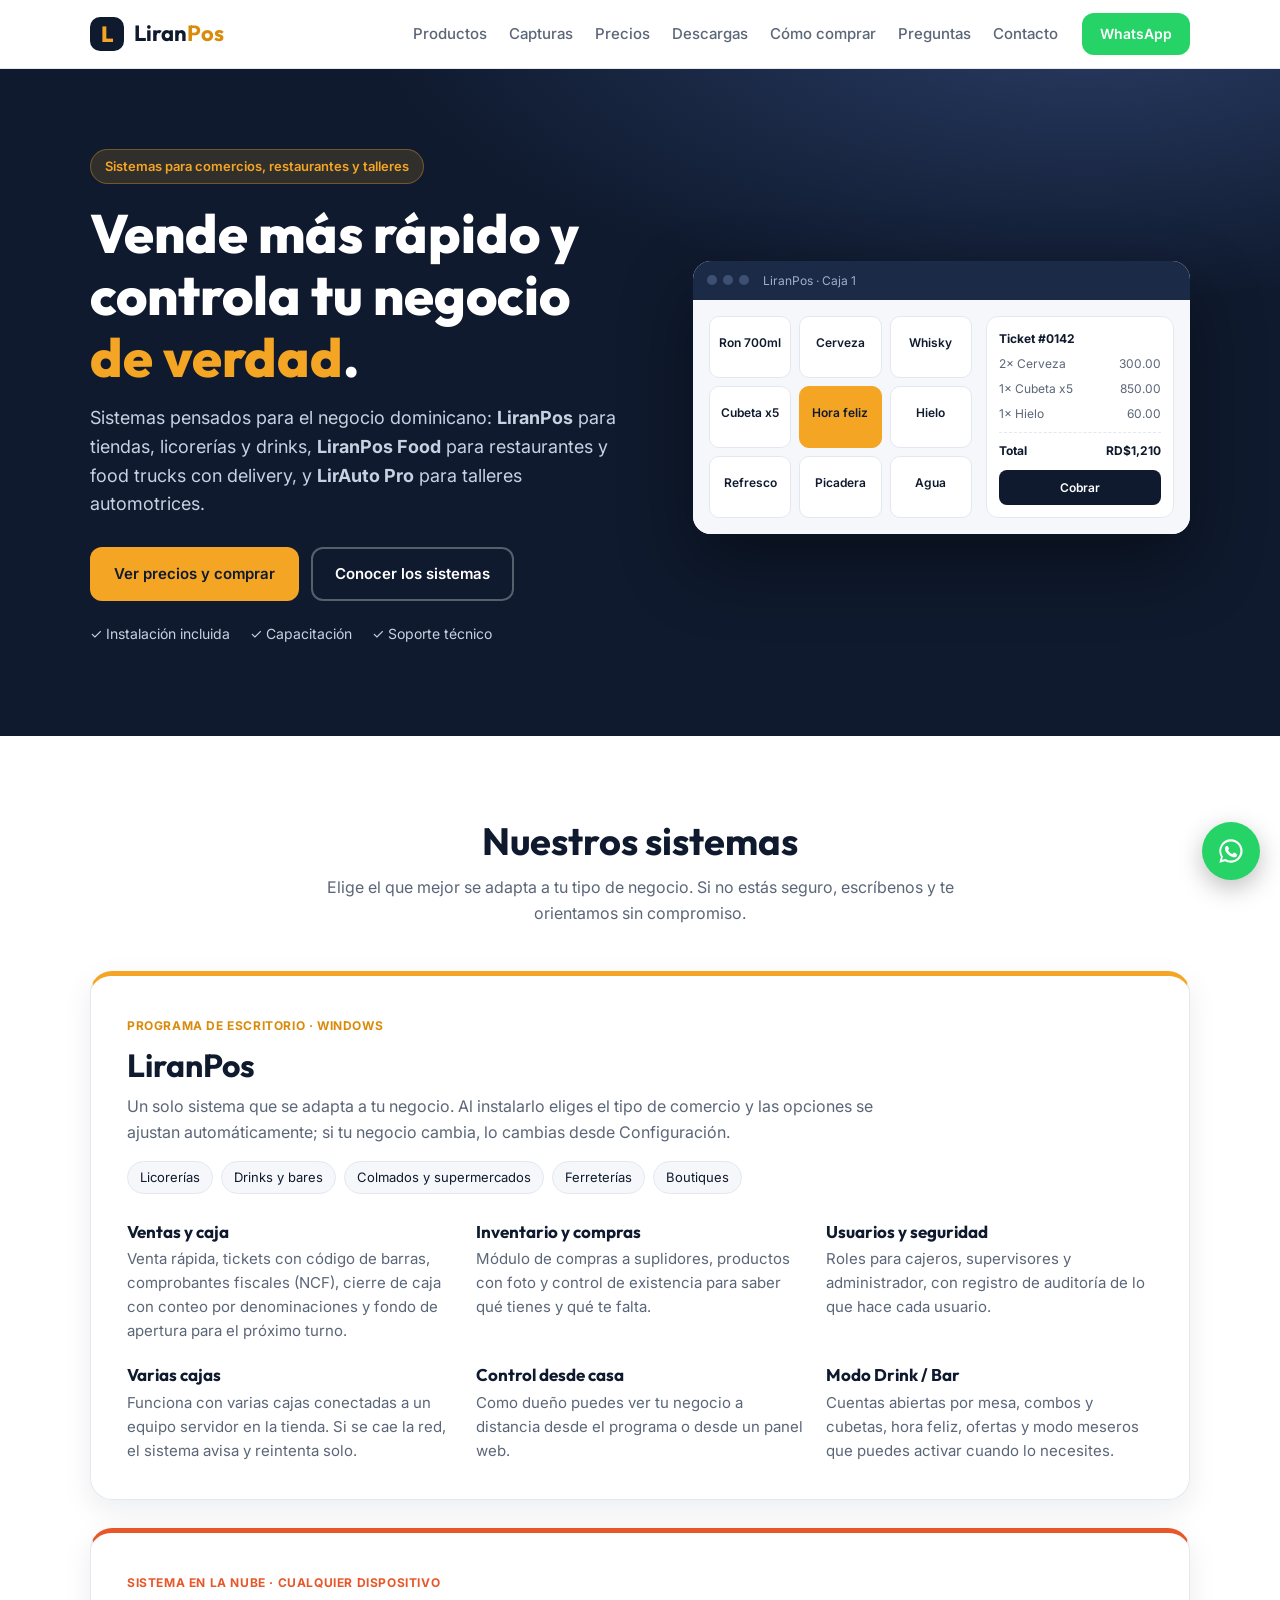
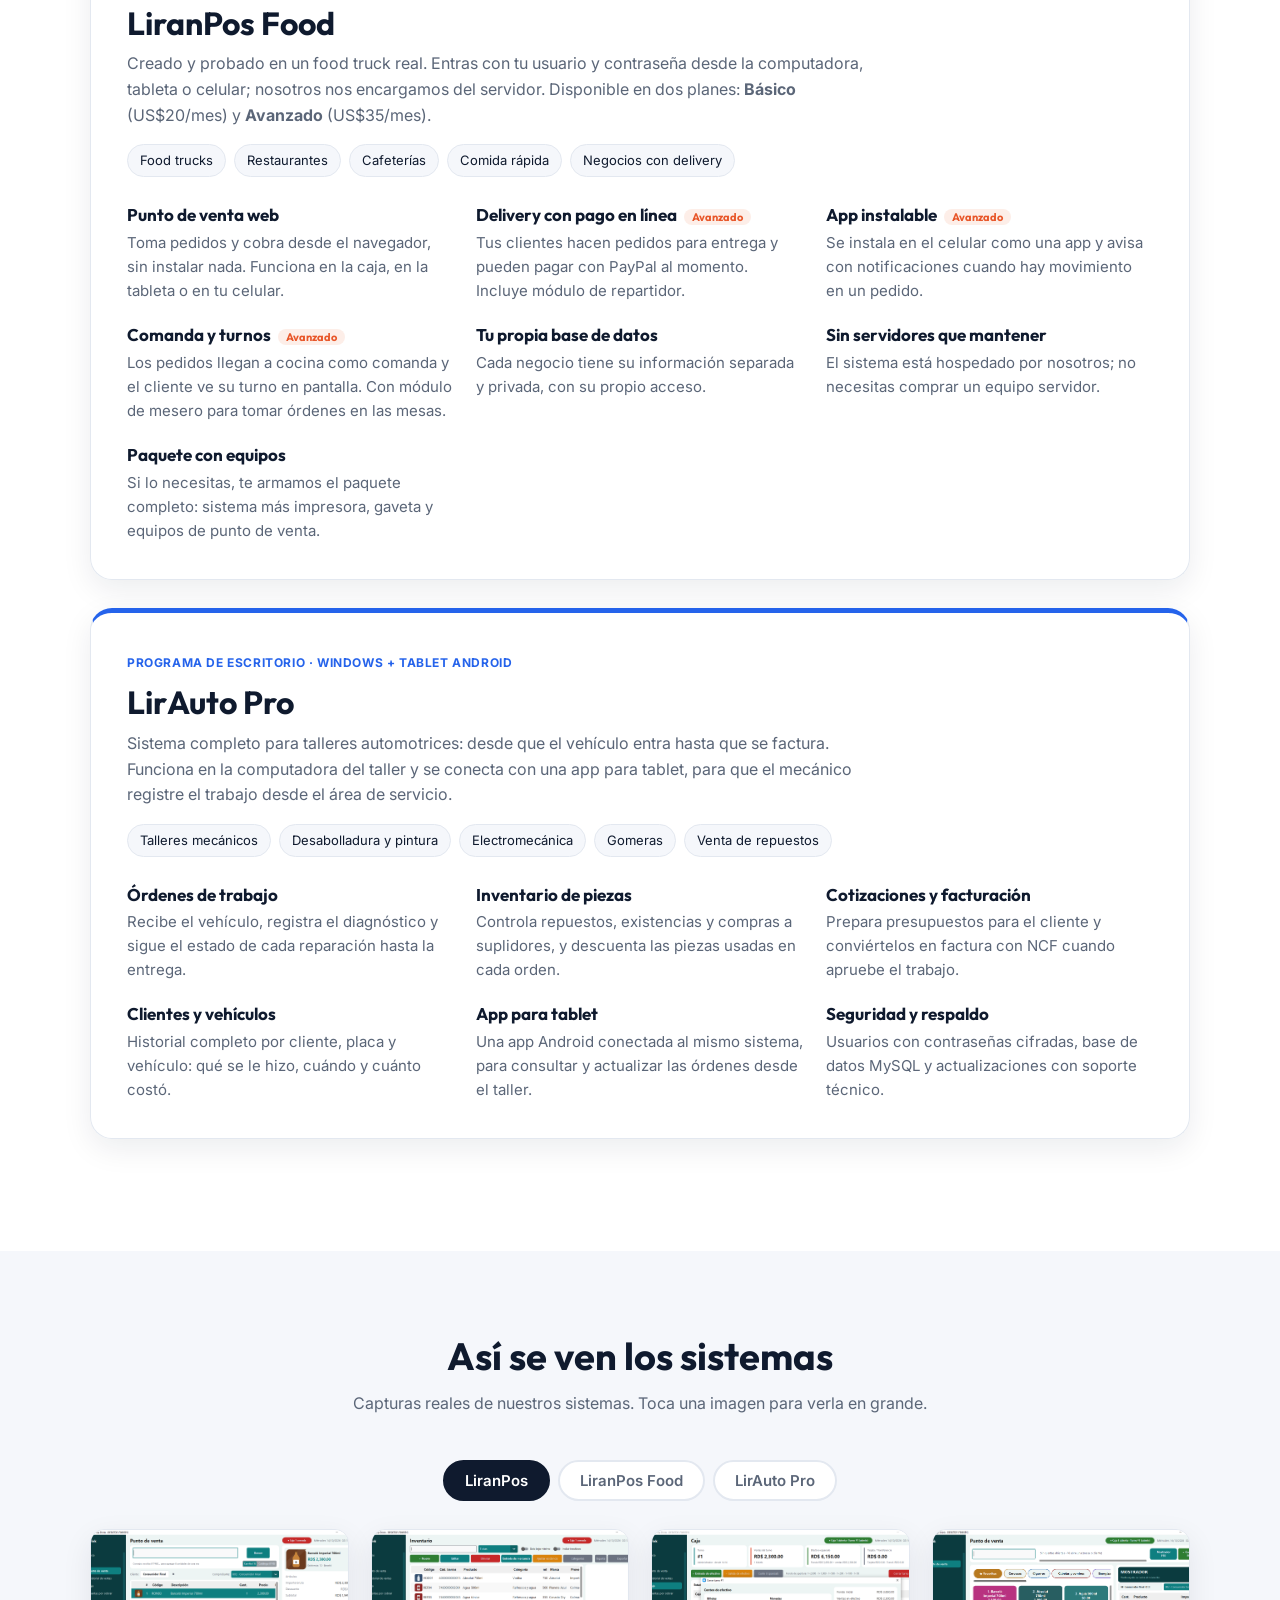
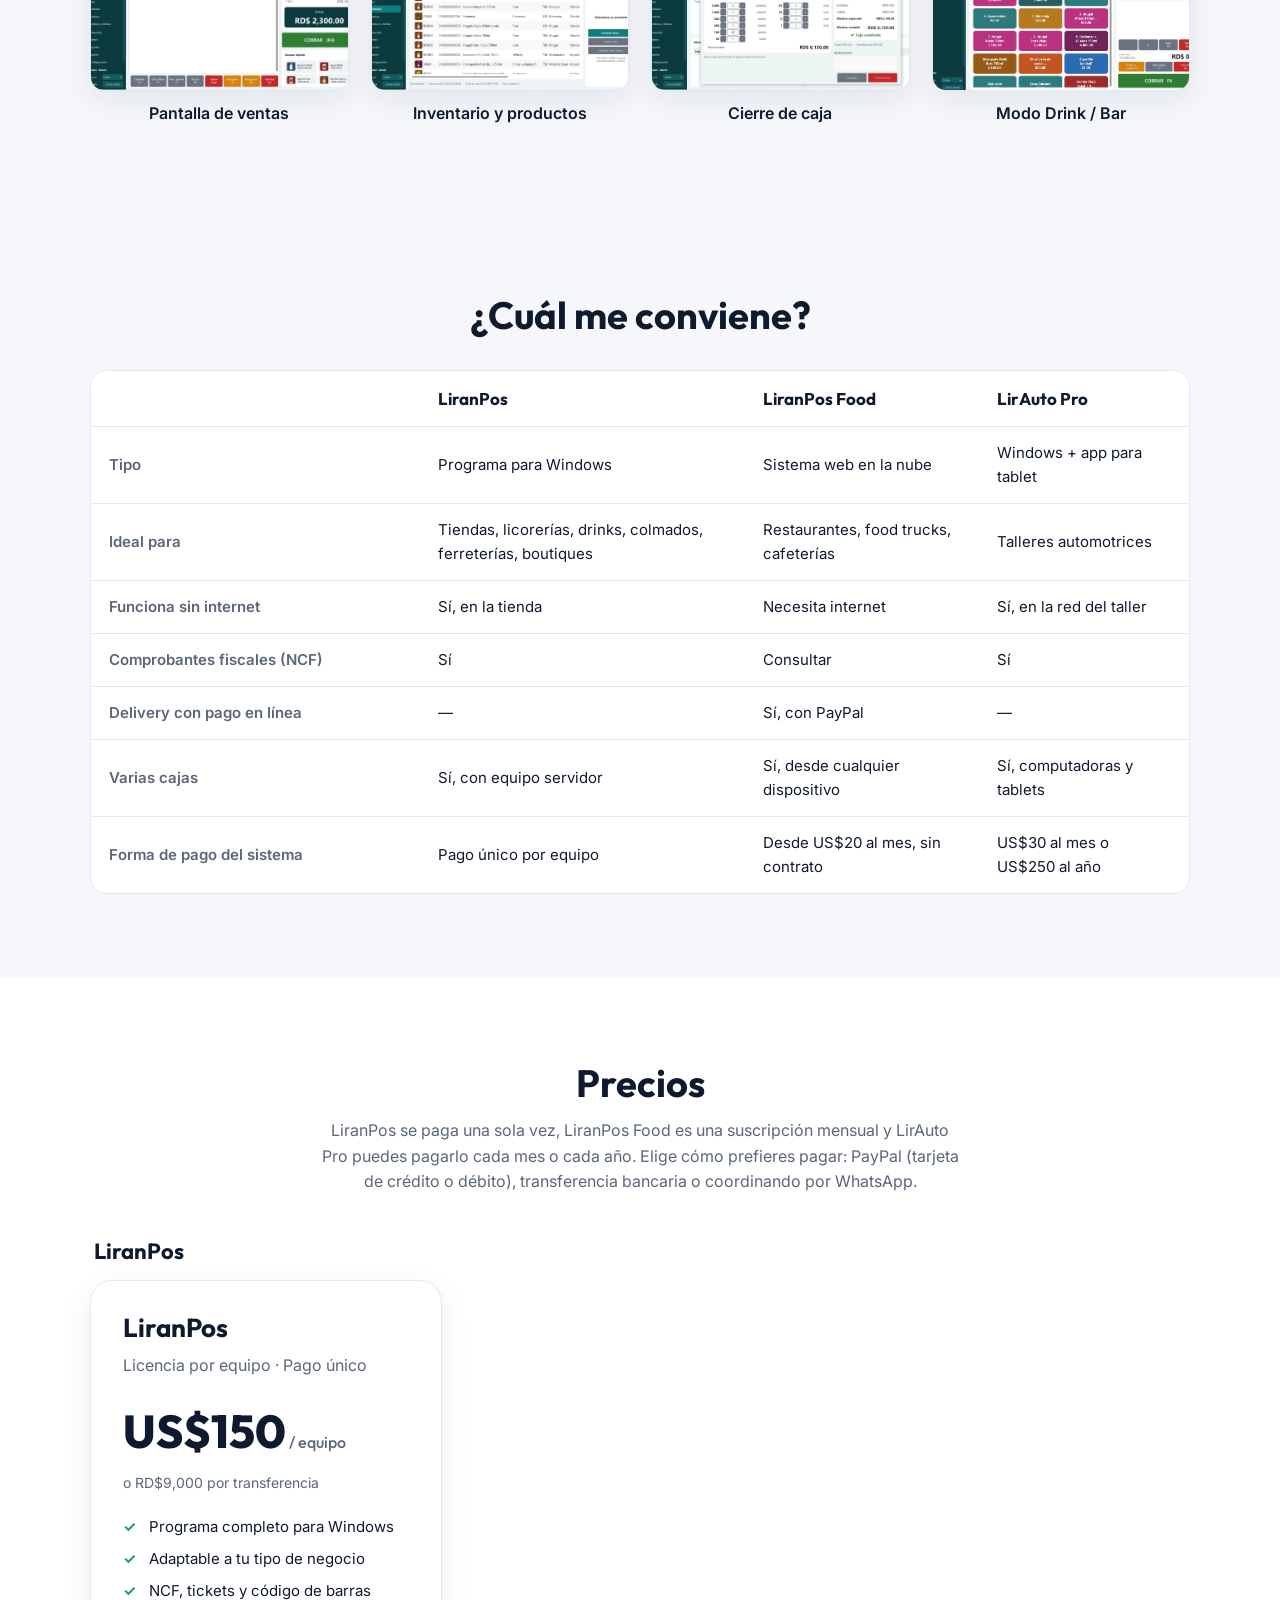
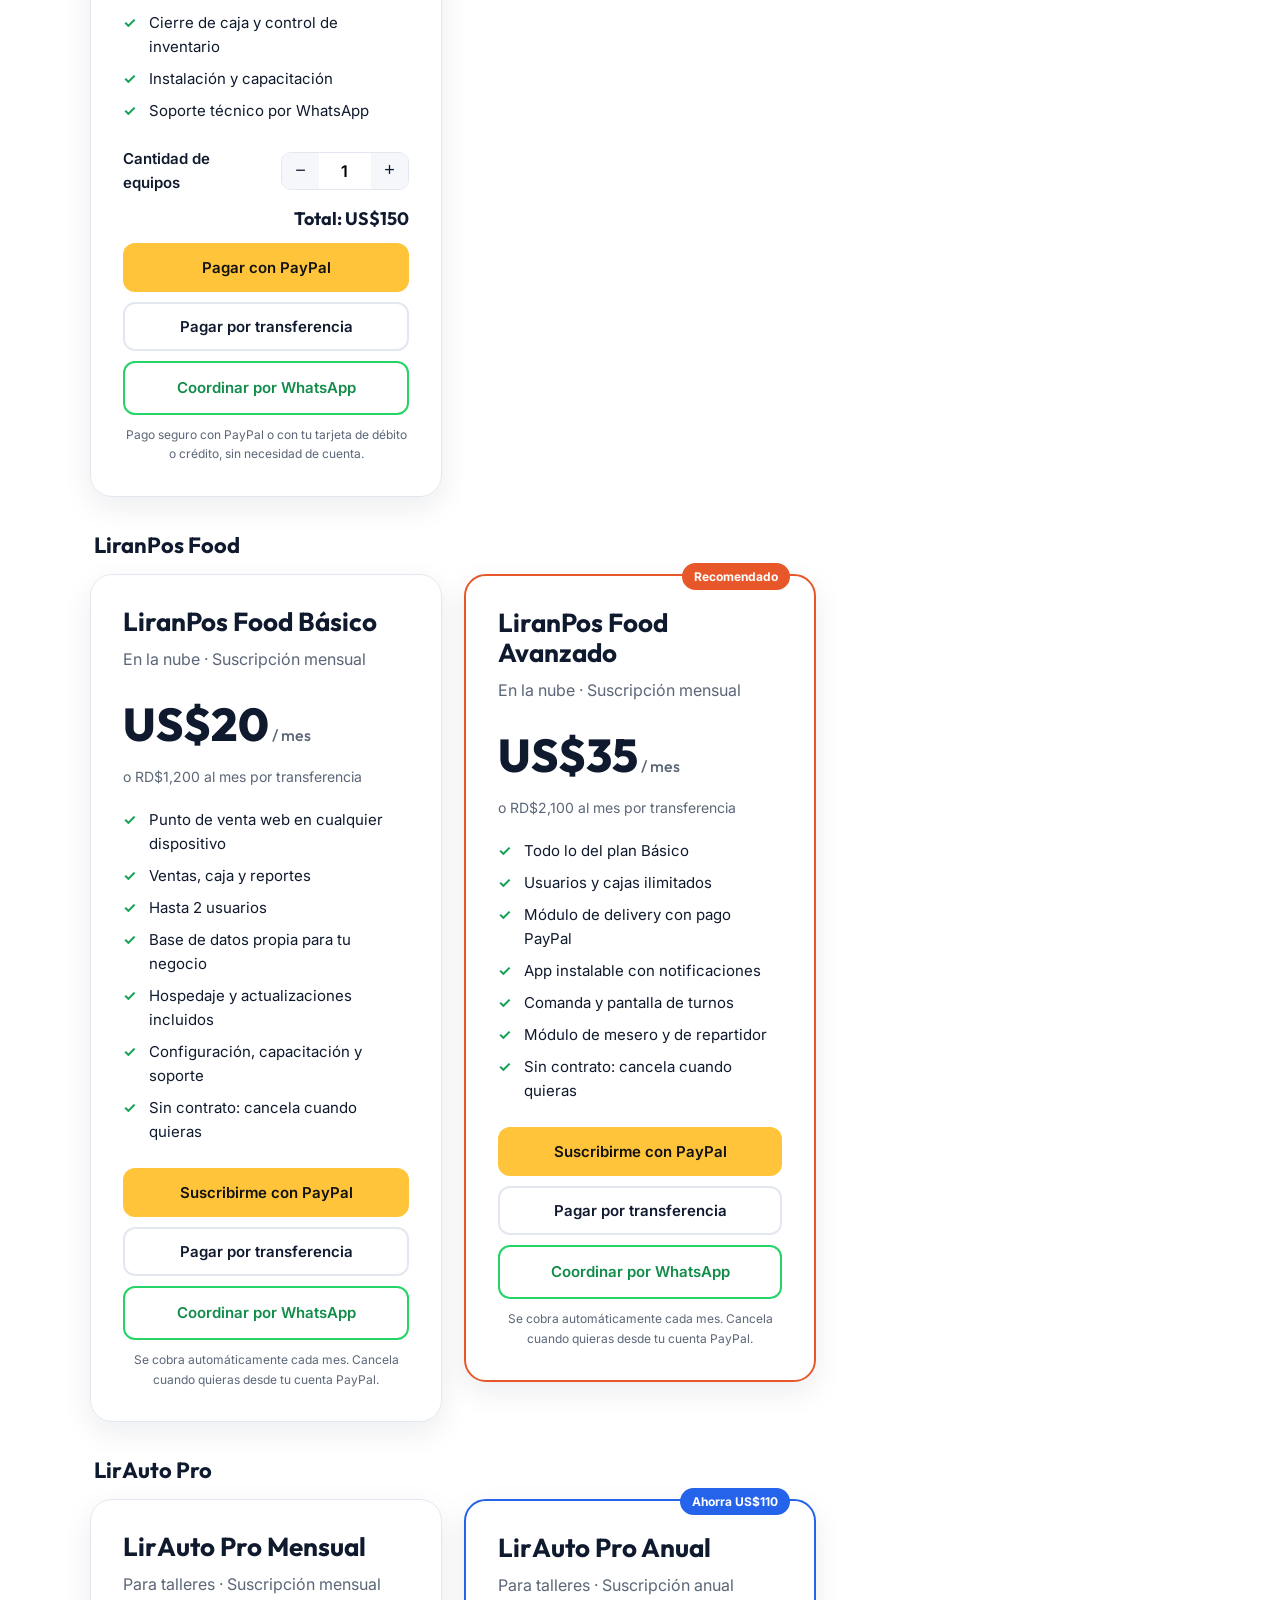
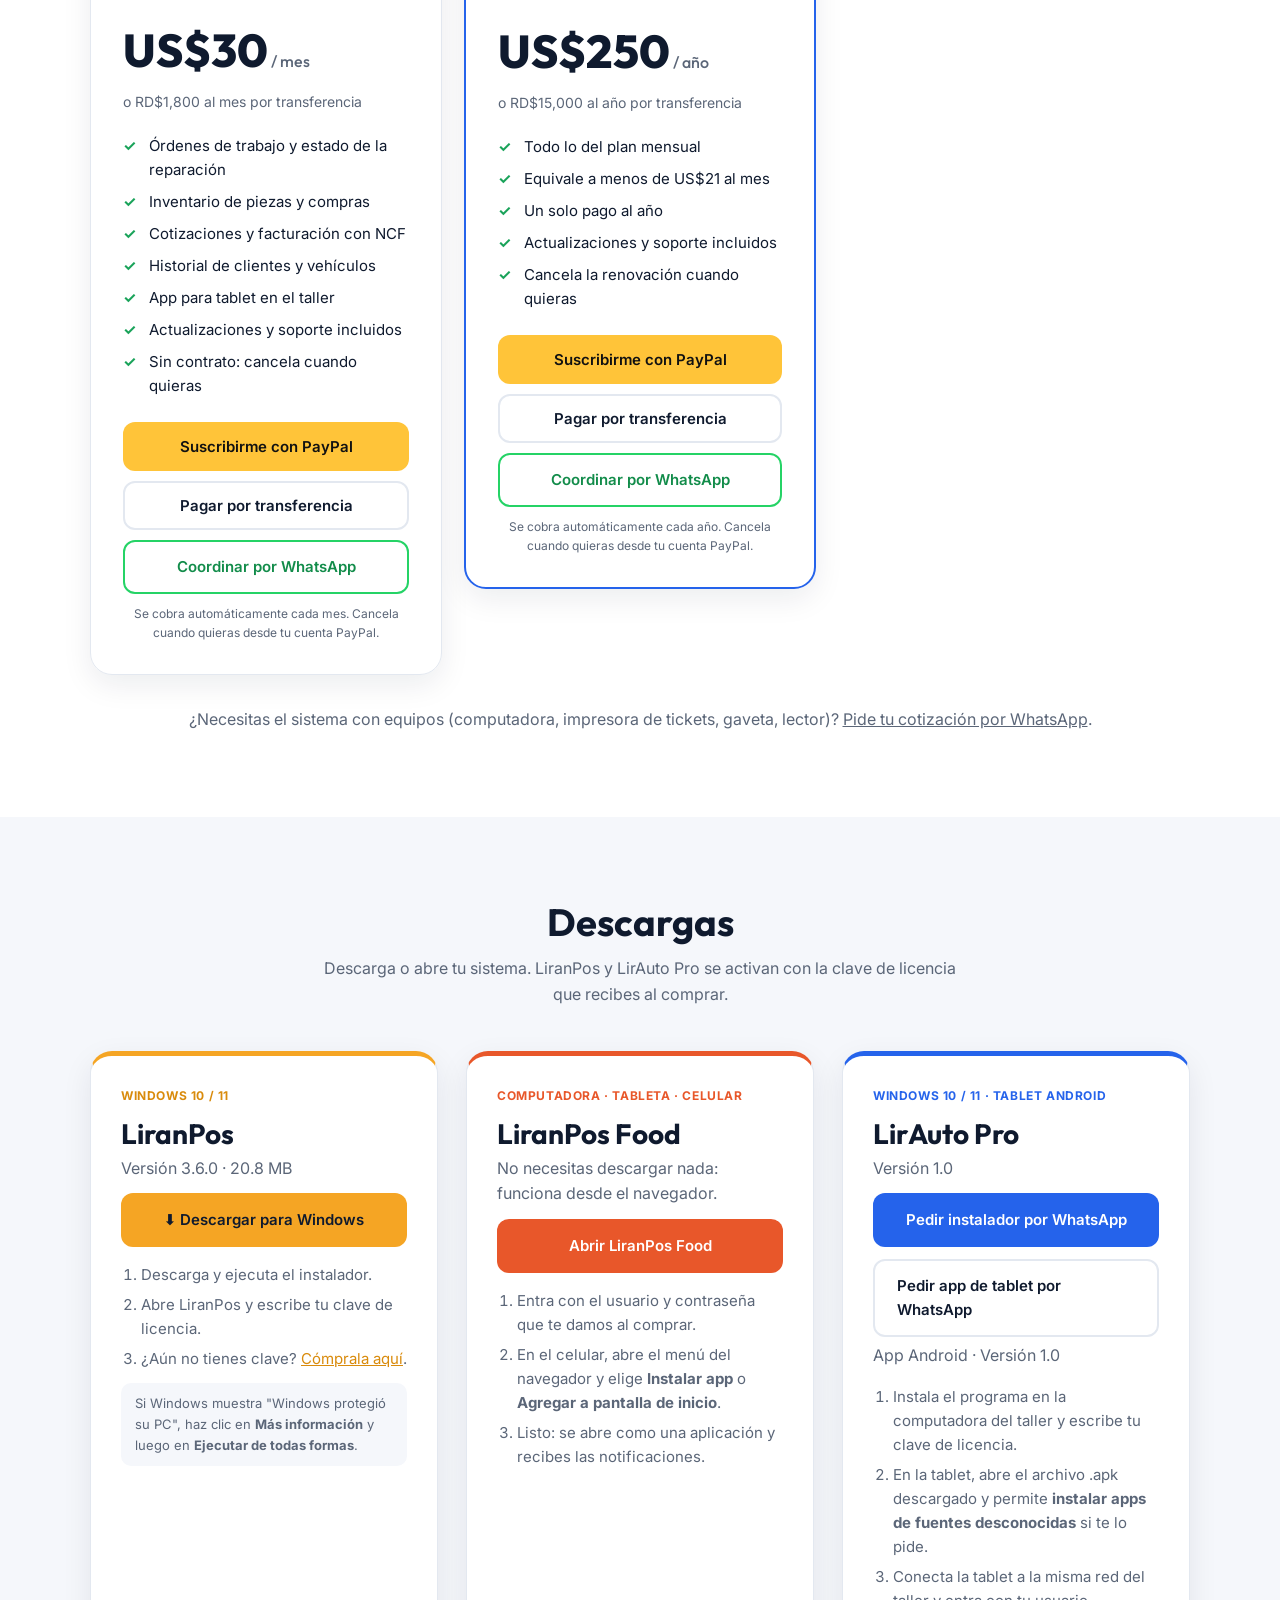
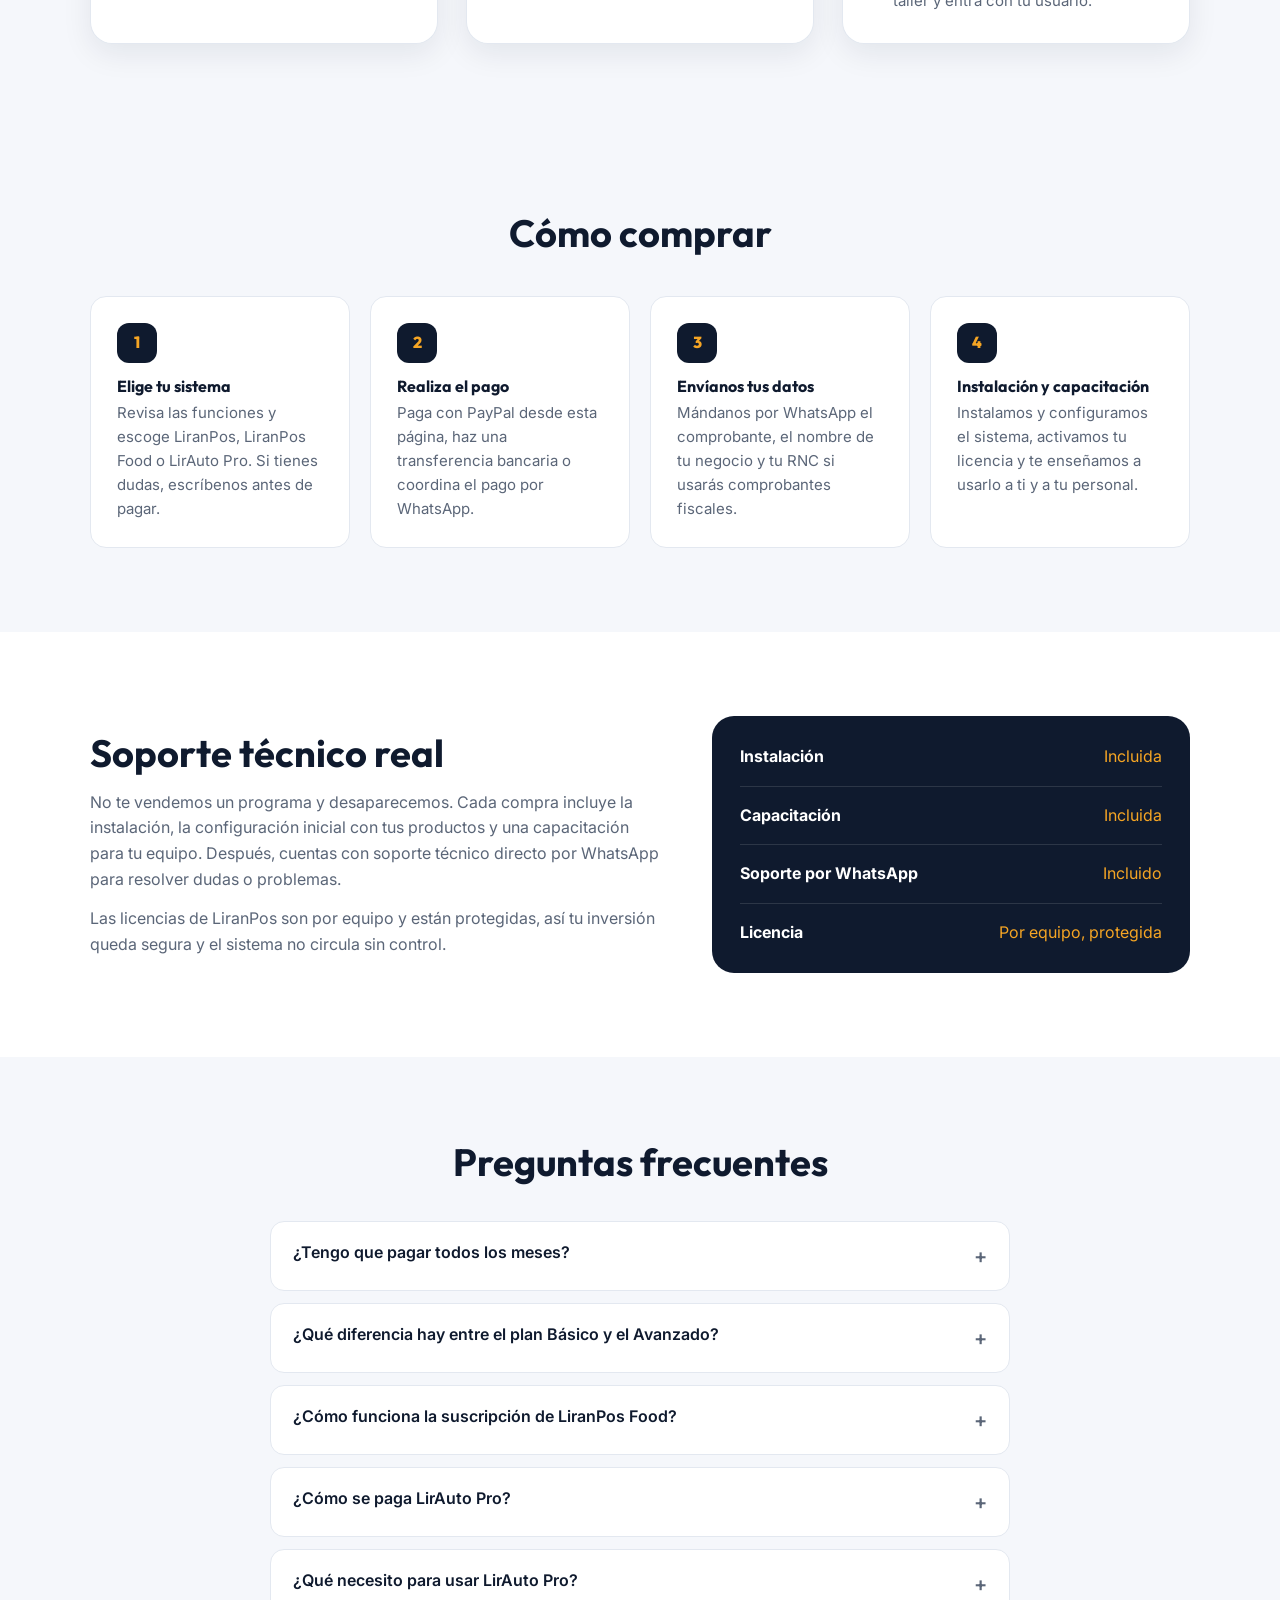
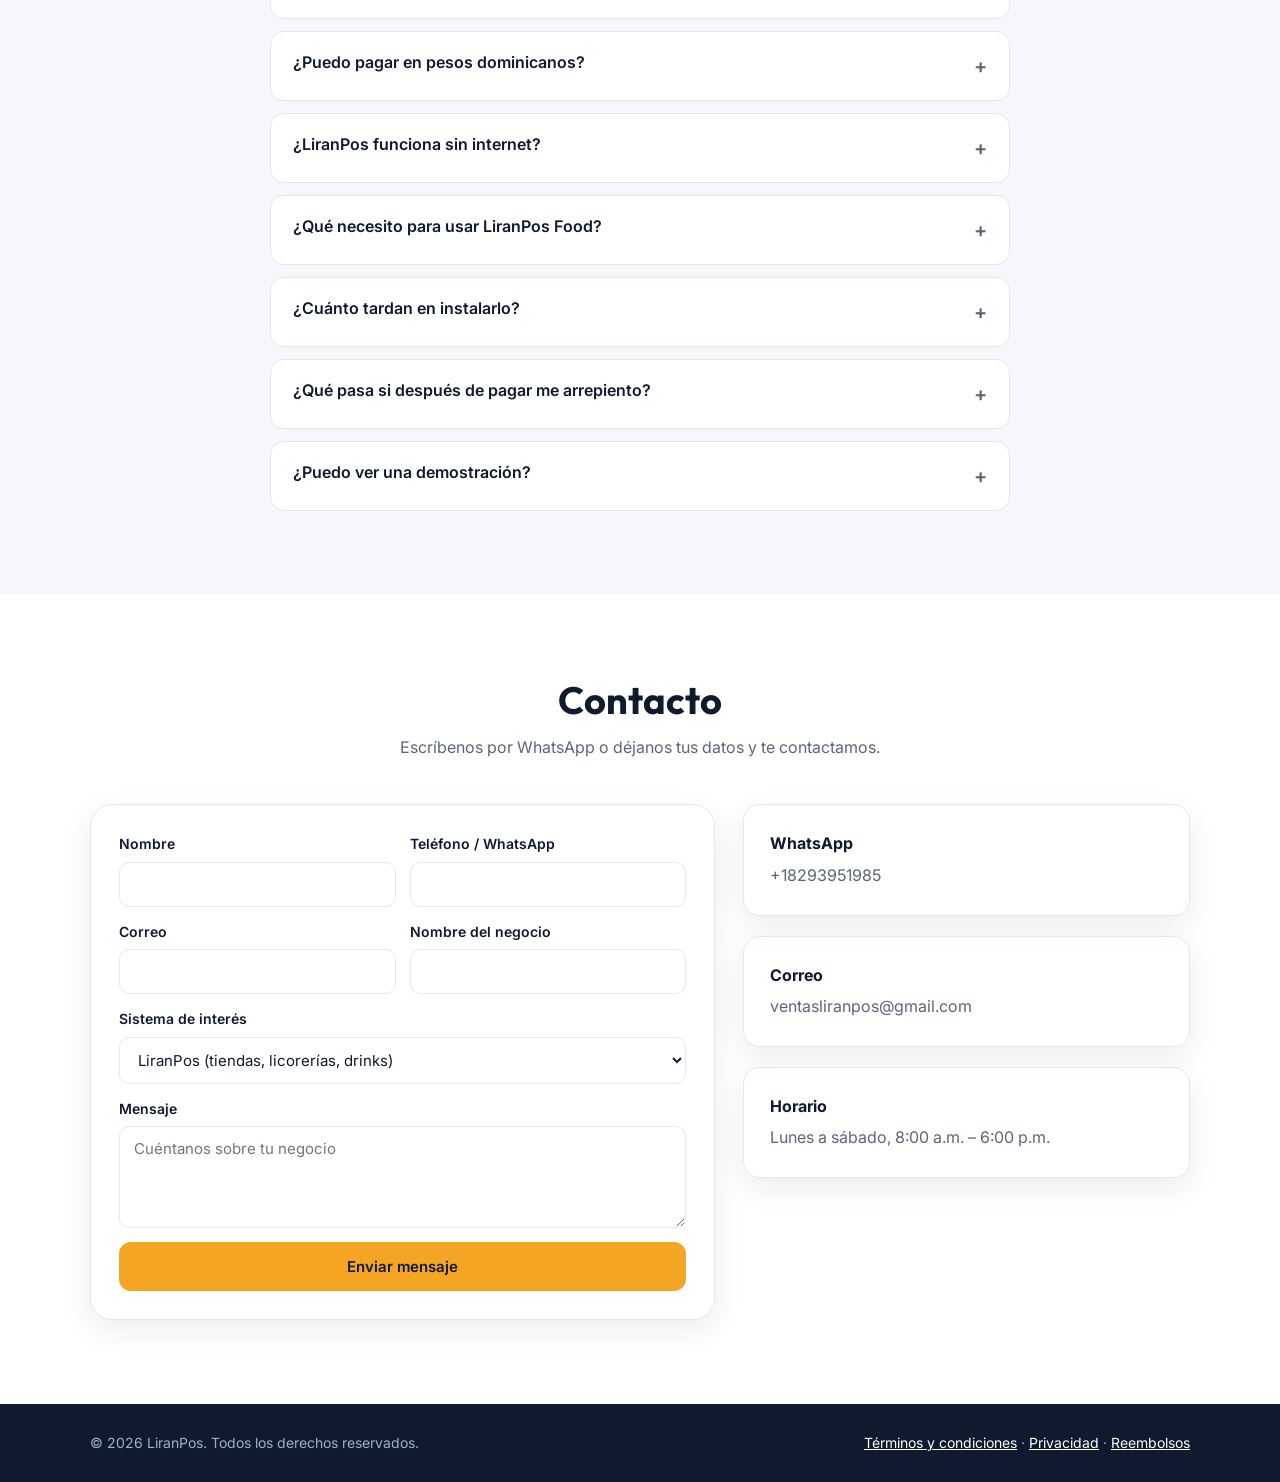
<file: index.html>
<!doctype html>
<html lang="es">
<head>
<meta charset="utf-8">
<meta name="viewport" content="width=device-width, initial-scale=1">
<title>LiranPos | Sistemas punto de venta</title>
<meta name="description" content="LiranPos, LiranPos Food y LirAuto Pro: sistemas para licorerías, drinks, colmados, ferreterías, boutiques, restaurantes, food trucks y talleres. LiranPos, LiranPos Food y LirAuto Pro para talleres automotrices, con instalación y soporte técnico.">
<link rel="preconnect" href="https://fonts.googleapis.com">
<link rel="preconnect" href="https://fonts.gstatic.com" crossorigin>
<link href="https://fonts.googleapis.com/css2?family=Outfit:wght@500;600;700;800&family=Inter:wght@400;500;600&display=swap" rel="stylesheet">
<link rel="stylesheet" href="estilos.css">
</head>
<body>

<!-- ============ ENCABEZADO ============ -->
<header class="nav">
  <div class="wrap nav-in">
    <a href="#inicio" class="logo"><span class="logo-mark">L</span><span>Liran<b>Pos</b></span></a>
    <nav class="links" id="menu">
      <a href="#productos">Productos</a>
      <a href="#capturas">Capturas</a>
      <a href="#precios">Precios</a>
      <a href="#descargas">Descargas</a>
      <a href="#como-comprar">Cómo comprar</a>
      <a href="#preguntas">Preguntas</a>
      <a href="#contacto">Contacto</a>
    </nav>
    <a class="btn btn-sm btn-wa js-wa" data-msg="Hola, quiero información sobre los sistemas LiranPos." href="#" target="_blank" rel="noopener">WhatsApp</a>
    <button class="burger" aria-label="Abrir menú" onclick="document.getElementById('menu').classList.toggle('open')">☰</button>
  </div>
</header>

<!-- ============ HERO ============ -->
<section class="hero" id="inicio">
  <div class="wrap hero-in">
    <div>
      <span class="pill">Sistemas para comercios, restaurantes y talleres</span>
      <h1>Vende más rápido y controla tu negocio <span class="hl">de verdad</span>.</h1>
      <p class="lead">Sistemas pensados para el negocio dominicano: <b>LiranPos</b> para tiendas, licorerías y drinks, <b>LiranPos Food</b> para restaurantes y food trucks con delivery, y <b>LirAuto Pro</b> para talleres automotrices.</p>
      <div class="cta-row">
        <a href="#precios" class="btn btn-primary">Ver precios y comprar</a>
        <a href="#productos" class="btn btn-ghost">Conocer los sistemas</a>
      </div>
      <ul class="trust">
        <li>✓ Instalación incluida</li>
        <li>✓ Capacitación</li>
        <li>✓ Soporte técnico</li>
      </ul>
    </div>
    <div class="mock" aria-hidden="true">
      <div class="mock-bar"><i></i><i></i><i></i><span>LiranPos · Caja 1</span></div>
      <div class="mock-body">
        <div class="mock-grid">
          <div class="tile">Ron 700ml</div><div class="tile">Cerveza</div><div class="tile">Whisky</div>
          <div class="tile">Cubeta x5</div><div class="tile hot">Hora feliz</div><div class="tile">Hielo</div>
          <div class="tile">Refresco</div><div class="tile">Picadera</div><div class="tile">Agua</div>
        </div>
        <div class="mock-ticket">
          <b>Ticket #0142</b>
          <p><span>2× Cerveza</span><span>300.00</span></p>
          <p><span>1× Cubeta x5</span><span>850.00</span></p>
          <p><span>1× Hielo</span><span>60.00</span></p>
          <hr><p class="tot"><span>Total</span><span>RD$1,210</span></p>
          <div class="mock-pay">Cobrar</div>
        </div>
      </div>
    </div>
  </div>
</section>

<!-- ============ PRODUCTOS ============ -->
<section class="sec" id="productos">
  <div class="wrap">
    <h2 class="sec-title">Nuestros sistemas</h2>
    <p class="sec-sub">Elige el que mejor se adapta a tu tipo de negocio. Si no estás seguro, escríbenos y te orientamos sin compromiso.</p>

    <article class="prod">
      <div class="prod-head">
        <span class="tag tag-a">Programa de escritorio · Windows</span>
        <h3>LiranPos</h3>
        <p>Un solo sistema que se adapta a tu negocio. Al instalarlo eliges el tipo de comercio y las opciones se ajustan automáticamente; si tu negocio cambia, lo cambias desde Configuración.</p>
        <div class="chips"><span>Licorerías</span><span>Drinks y bares</span><span>Colmados y supermercados</span><span>Ferreterías</span><span>Boutiques</span></div>
      </div>
      <div class="feat">
        <div><h4>Ventas y caja</h4><p>Venta rápida, tickets con código de barras, comprobantes fiscales (NCF), cierre de caja con conteo por denominaciones y fondo de apertura para el próximo turno.</p></div>
        <div><h4>Inventario y compras</h4><p>Módulo de compras a suplidores, productos con foto y control de existencia para saber qué tienes y qué te falta.</p></div>
        <div><h4>Usuarios y seguridad</h4><p>Roles para cajeros, supervisores y administrador, con registro de auditoría de lo que hace cada usuario.</p></div>
        <div><h4>Varias cajas</h4><p>Funciona con varias cajas conectadas a un equipo servidor en la tienda. Si se cae la red, el sistema avisa y reintenta solo.</p></div>
        <div><h4>Control desde casa</h4><p>Como dueño puedes ver tu negocio a distancia desde el programa o desde un panel web.</p></div>
        <div><h4>Modo Drink / Bar</h4><p>Cuentas abiertas por mesa, combos y cubetas, hora feliz, ofertas y modo meseros que puedes activar cuando lo necesites.</p></div>
      </div>
    </article>

    <article class="prod prod-b">
      <div class="prod-head">
        <span class="tag tag-b">Sistema en la nube · Cualquier dispositivo</span>
        <h3>LiranPos Food</h3>
        <p>Creado y probado en un food truck real. Entras con tu usuario y contraseña desde la computadora, tableta o celular; nosotros nos encargamos del servidor. Disponible en dos planes: <b>Básico</b> (US$20/mes) y <b>Avanzado</b> (US$35/mes).</p>
        <div class="chips"><span>Food trucks</span><span>Restaurantes</span><span>Cafeterías</span><span>Comida rápida</span><span>Negocios con delivery</span></div>
      </div>
      <div class="feat">
        <div><h4>Punto de venta web</h4><p>Toma pedidos y cobra desde el navegador, sin instalar nada. Funciona en la caja, en la tableta o en tu celular.</p></div>
        <div><h4>Delivery con pago en línea <span class="pro">Avanzado</span></h4><p>Tus clientes hacen pedidos para entrega y pueden pagar con PayPal al momento. Incluye módulo de repartidor.</p></div>
        <div><h4>App instalable <span class="pro">Avanzado</span></h4><p>Se instala en el celular como una app y avisa con notificaciones cuando hay movimiento en un pedido.</p></div>
        <div><h4>Comanda y turnos <span class="pro">Avanzado</span></h4><p>Los pedidos llegan a cocina como comanda y el cliente ve su turno en pantalla. Con módulo de mesero para tomar órdenes en las mesas.</p></div>
        <div><h4>Tu propia base de datos</h4><p>Cada negocio tiene su información separada y privada, con su propio acceso.</p></div>
        <div><h4>Sin servidores que mantener</h4><p>El sistema está hospedado por nosotros; no necesitas comprar un equipo servidor.</p></div>
        <div><h4>Paquete con equipos</h4><p>Si lo necesitas, te armamos el paquete completo: sistema más impresora, gaveta y equipos de punto de venta.</p></div>
      </div>
    </article>

    <article class="prod prod-c">
      <div class="prod-head">
        <span class="tag tag-c">Programa de escritorio · Windows + tablet Android</span>
        <h3>LirAuto Pro</h3>
        <p>Sistema completo para talleres automotrices: desde que el vehículo entra hasta que se factura. Funciona en la computadora del taller y se conecta con una app para tablet, para que el mecánico registre el trabajo desde el área de servicio.</p>
        <div class="chips"><span>Talleres mecánicos</span><span>Desabolladura y pintura</span><span>Electromecánica</span><span>Gomeras</span><span>Venta de repuestos</span></div>
      </div>
      <div class="feat">
        <div><h4>Órdenes de trabajo</h4><p>Recibe el vehículo, registra el diagnóstico y sigue el estado de cada reparación hasta la entrega.</p></div>
        <div><h4>Inventario de piezas</h4><p>Controla repuestos, existencias y compras a suplidores, y descuenta las piezas usadas en cada orden.</p></div>
        <div><h4>Cotizaciones y facturación</h4><p>Prepara presupuestos para el cliente y conviértelos en factura con NCF cuando apruebe el trabajo.</p></div>
        <div><h4>Clientes y vehículos</h4><p>Historial completo por cliente, placa y vehículo: qué se le hizo, cuándo y cuánto costó.</p></div>
        <div><h4>App para tablet</h4><p>Una app Android conectada al mismo sistema, para consultar y actualizar las órdenes desde el taller.</p></div>
        <div><h4>Seguridad y respaldo</h4><p>Usuarios con contraseñas cifradas, base de datos MySQL y actualizaciones con soporte técnico.</p></div>
      </div>
    </article>
  </div>
</section>

<!-- ============ CAPTURAS ============ -->
<section class="sec sec-alt" id="capturas">
  <div class="wrap">
    <h2 class="sec-title">Así se ven los sistemas</h2>
    <p class="sec-sub">Capturas reales de nuestros sistemas. Toca una imagen para verla en grande.</p>
    <div class="tabs" id="cap-tabs"></div>
    <div class="gallery" id="gallery"></div>
  </div>
</section>
<div class="lightbox" id="lightbox" onclick="this.classList.remove('show')"><img id="lb-img" alt=""><p id="lb-cap"></p></div>

<!-- ============ COMPARATIVA ============ -->
<section class="sec sec-alt">
  <div class="wrap">
    <h2 class="sec-title">¿Cuál me conviene?</h2>
    <div class="tbl-wrap">
      <table class="tbl">
        <thead><tr><th></th><th>LiranPos</th><th>LiranPos Food</th><th>LirAuto Pro</th></tr></thead>
        <tbody>
          <tr><td>Tipo</td><td>Programa para Windows</td><td>Sistema web en la nube</td><td>Windows + app para tablet</td></tr>
          <tr><td>Ideal para</td><td>Tiendas, licorerías, drinks, colmados, ferreterías, boutiques</td><td>Restaurantes, food trucks, cafeterías</td><td>Talleres automotrices</td></tr>
          <tr><td>Funciona sin internet</td><td>Sí, en la tienda</td><td>Necesita internet</td><td>Sí, en la red del taller</td></tr>
          <tr><td>Comprobantes fiscales (NCF)</td><td>Sí</td><td>Consultar</td><td>Sí</td></tr>
          <tr><td>Delivery con pago en línea</td><td>—</td><td>Sí, con PayPal</td><td>—</td></tr>
          <tr><td>Varias cajas</td><td>Sí, con equipo servidor</td><td>Sí, desde cualquier dispositivo</td><td>Sí, computadoras y tablets</td></tr>
          <tr><td>Forma de pago del sistema</td><td>Pago único por equipo</td><td>Desde US$20 al mes, sin contrato</td><td>US$30 al mes o US$250 al año</td></tr>
        </tbody>
      </table>
    </div>
  </div>
</section>

<!-- ============ PRECIOS ============ -->
<section class="sec" id="precios">
  <div class="wrap">
    <h2 class="sec-title">Precios</h2>
    <p class="sec-sub">LiranPos se paga una sola vez, LiranPos Food es una suscripción mensual y LirAuto Pro puedes pagarlo cada mes o cada año. Elige cómo prefieres pagar: PayPal (tarjeta de crédito o débito), transferencia bancaria o coordinando por WhatsApp.</p>
    <div class="prices" id="prices"><!-- se llena desde config.js --></div>
    <p class="note">¿Necesitas el sistema con equipos (computadora, impresora de tickets, gaveta, lector)? <a href="#" class="js-wa" data-msg="Hola, quiero cotizar un paquete de sistema + equipos de punto de venta." target="_blank" rel="noopener">Pide tu cotización por WhatsApp</a>.</p>
  </div>
</section>

<!-- ============ DESCARGAS ============ -->
<section class="sec sec-alt" id="descargas">
  <div class="wrap">
    <h2 class="sec-title">Descargas</h2>
    <p class="sec-sub">Descarga o abre tu sistema. LiranPos y LirAuto Pro se activan con la clave de licencia que recibes al comprar.</p>
    <div class="dl-grid">
      <div class="dl-card">
        <span class="tag tag-a">Windows 10 / 11</span>
        <h3>LiranPos</h3>
        <p class="dl-meta" id="dl-meta"></p>
        <a class="btn btn-primary full" id="dl-btn" href="#">⬇ Descargar para Windows</a>
        <ol class="dl-steps">
          <li>Descarga y ejecuta el instalador.</li>
          <li>Abre LiranPos y escribe tu clave de licencia.</li>
          <li>¿Aún no tienes clave? <a href="#precios">Cómprala aquí</a>.</li>
        </ol>
        <p class="dl-warn">Si Windows muestra "Windows protegió su PC", haz clic en <b>Más información</b> y luego en <b>Ejecutar de todas formas</b>.</p>
      </div>
      <div class="dl-card dl-food">
        <span class="tag tag-b">Computadora · Tableta · Celular</span>
        <h3>LiranPos Food</h3>
        <p class="dl-meta">No necesitas descargar nada: funciona desde el navegador.</p>
        <a class="btn btn-food full" id="food-btn" href="#" target="_blank" rel="noopener">Abrir LiranPos Food</a>
        <ol class="dl-steps">
          <li>Entra con el usuario y contraseña que te damos al comprar.</li>
          <li>En el celular, abre el menú del navegador y elige <b>Instalar app</b> o <b>Agregar a pantalla de inicio</b>.</li>
          <li>Listo: se abre como una aplicación y recibes las notificaciones.</li>
        </ol>
      </div>
      <div class="dl-card dl-auto">
        <span class="tag tag-c">Windows 10 / 11 · Tablet Android</span>
        <h3>LirAuto Pro</h3>
        <p class="dl-meta" id="la-meta"></p>
        <a class="btn btn-auto full" id="la-btn" href="#">⬇ Descargar para Windows</a>
        <a class="btn btn-ghost full" id="la-apk" href="#">⬇ Descargar app para tablet</a>
        <p class="dl-meta" id="la-apk-meta"></p>
        <ol class="dl-steps">
          <li>Instala el programa en la computadora del taller y escribe tu clave de licencia.</li>
          <li>En la tablet, abre el archivo .apk descargado y permite <b>instalar apps de fuentes desconocidas</b> si te lo pide.</li>
          <li>Conecta la tablet a la misma red del taller y entra con tu usuario.</li>
        </ol>
      </div>
    </div>
  </div>
</section>

<!-- ============ CÓMO COMPRAR ============ -->
<section class="sec sec-alt" id="como-comprar">
  <div class="wrap">
    <h2 class="sec-title">Cómo comprar</h2>
    <div class="steps">
      <div class="step"><span>1</span><h4>Elige tu sistema</h4><p>Revisa las funciones y escoge LiranPos, LiranPos Food o LirAuto Pro. Si tienes dudas, escríbenos antes de pagar.</p></div>
      <div class="step"><span>2</span><h4>Realiza el pago</h4><p>Paga con PayPal desde esta página, haz una transferencia bancaria o coordina el pago por WhatsApp.</p></div>
      <div class="step"><span>3</span><h4>Envíanos tus datos</h4><p>Mándanos por WhatsApp el comprobante, el nombre de tu negocio y tu RNC si usarás comprobantes fiscales.</p></div>
      <div class="step"><span>4</span><h4>Instalación y capacitación</h4><p>Instalamos y configuramos el sistema, activamos tu licencia y te enseñamos a usarlo a ti y a tu personal.</p></div>
    </div>
  </div>
</section>

<!-- ============ SOPORTE ============ -->
<section class="sec">
  <div class="wrap support">
    <div>
      <h2 class="sec-title left">Soporte técnico real</h2>
      <p>No te vendemos un programa y desaparecemos. Cada compra incluye la instalación, la configuración inicial con tus productos y una capacitación para tu equipo. Después, cuentas con soporte técnico directo por WhatsApp para resolver dudas o problemas.</p>
      <p>Las licencias de LiranPos son por equipo y están protegidas, así tu inversión queda segura y el sistema no circula sin control.</p>
    </div>
    <div class="support-box">
      <div><b>Instalación</b><span>Incluida</span></div>
      <div><b>Capacitación</b><span>Incluida</span></div>
      <div><b>Soporte por WhatsApp</b><span>Incluido</span></div>
      <div><b>Licencia</b><span>Por equipo, protegida</span></div>
    </div>
  </div>
</section>

<!-- ============ PREGUNTAS ============ -->
<section class="sec sec-alt" id="preguntas">
  <div class="wrap narrow">
    <h2 class="sec-title">Preguntas frecuentes</h2>
    <details><summary>¿Tengo que pagar todos los meses?</summary><p>Depende del sistema. LiranPos se paga una sola vez por equipo, sin mensualidades. LiranPos Food cuesta US$20 al mes en el plan Básico o US$35 en el Avanzado, e incluye el hospedaje, las actualizaciones y el soporte; no hay contrato y puedes cancelar cuando quieras.</p></details>
    <details><summary>¿Qué diferencia hay entre el plan Básico y el Avanzado?</summary><p>El Básico (US$20/mes) incluye el punto de venta web, caja, reportes y hasta 2 usuarios. El Avanzado (US$35/mes) agrega usuarios y cajas ilimitados, delivery con pago PayPal, app con notificaciones, comanda, pantalla de turnos y los módulos de mesero y repartidor. Puedes cambiar de plan cuando quieras.</p></details>
    <details><summary>¿Cómo funciona la suscripción de LiranPos Food?</summary><p>Si te suscribes con PayPal, el cobro del plan que elijas se hace automáticamente cada mes en la misma fecha. Puedes cancelarla en cualquier momento desde tu cuenta de PayPal o escribiéndonos, y mantienes el acceso hasta el final del mes ya pagado. Si prefieres pagar por transferencia, nos envías el comprobante cada mes por WhatsApp.</p></details>
    <details><summary>¿Cómo se paga LirAuto Pro?</summary><p>Puedes elegir entre US$30 al mes o US$250 al año, que equivale a ahorrar US$110 frente al pago mensual. Ambos planes incluyen la app para tablet, las actualizaciones y el soporte técnico, y se renuevan automáticamente si pagas con PayPal. Puedes cancelar la renovación cuando quieras.</p></details>
    <details><summary>¿Qué necesito para usar LirAuto Pro?</summary><p>Una computadora con Windows 10 u 11 en el taller. Si quieres usar la app, una tablet Android conectada a la misma red. Nosotros te ayudamos con la instalación y la configuración inicial.</p></details>
    <details><summary>¿Puedo pagar en pesos dominicanos?</summary><p>Sí, por transferencia bancaria. PayPal cobra en dólares estadounidenses y acepta tarjetas de crédito y débito, incluso si no tienes cuenta de PayPal.</p></details>
    <details><summary>¿LiranPos funciona sin internet?</summary><p>Sí. LiranPos trabaja dentro de tu tienda. El internet solo hace falta si quieres ver tu negocio a distancia desde casa.</p></details>
    <details><summary>¿Qué necesito para usar LiranPos Food?</summary><p>Solo un dispositivo con navegador e internet: computadora, tableta o celular. No tienes que comprar ni mantener un servidor.</p></details>
    <details><summary>¿Cuánto tardan en instalarlo?</summary><p>Normalmente coordinamos la instalación en los días siguientes a confirmar tu pago. El tiempo depende de cuántos productos y cajas tenga tu negocio.</p></details>
    <details><summary>¿Qué pasa si después de pagar me arrepiento?</summary><p>Revisa nuestra <a href="terminos.html#reembolsos">política de reembolsos</a>. Antes de pagar puedes pedirnos una demostración por WhatsApp para estar seguro.</p></details>
    <details><summary>¿Puedo ver una demostración?</summary><p>Claro. Escríbenos por WhatsApp y coordinamos una demostración del sistema que te interesa.</p></details>
  </div>
</section>

<!-- ============ CONTACTO ============ -->
<section class="sec" id="contacto">
  <div class="wrap">
    <h2 class="sec-title">Contacto</h2>
    <p class="sec-sub">Escríbenos por WhatsApp o déjanos tus datos y te contactamos.</p>
    <div class="contact-grid">
      <form class="cform" id="cform" method="POST">
        <div class="ok-msg" id="ok-msg">✓ ¡Mensaje enviado! Te contactaremos pronto.</div>
        <div class="row2">
          <label>Nombre<input name="Nombre" required autocomplete="name"></label>
          <label>Teléfono / WhatsApp<input name="Teléfono" type="tel" required autocomplete="tel"></label>
        </div>
        <div class="row2">
          <label>Correo<input name="email" type="email" autocomplete="email"></label>
          <label>Nombre del negocio<input name="Negocio"></label>
        </div>
        <label>Sistema de interés
          <select name="Sistema">
            <option>LiranPos (tiendas, licorerías, drinks)</option>
            <option>LiranPos Food Básico (US$20/mes)</option>
            <option>LiranPos Food Avanzado (US$35/mes)</option>
            <option>LirAuto Pro (talleres)</option>
            <option>Paquete con equipos</option>
            <option>No estoy seguro</option>
          </select>
        </label>
        <label>Mensaje<textarea name="Mensaje" rows="4" placeholder="Cuéntanos sobre tu negocio"></textarea></label>
        <input type="hidden" name="_subject" value="Nuevo contacto desde la página LiranPos">
        <input type="hidden" name="_template" value="table">
        <input type="hidden" name="_next" id="f-next">
        <input type="text" name="_honey" style="display:none" tabindex="-1" autocomplete="off">
        <button class="btn btn-primary full" type="submit">Enviar mensaje</button>
      </form>
      <div class="contact">
        <a class="c-card js-wa" data-msg="Hola, quiero información sobre los sistemas LiranPos." href="#" target="_blank" rel="noopener"><b>WhatsApp</b><span class="js-wa-num"></span></a>
        <a class="c-card js-mail" href="#"><b>Correo</b><span class="js-mail-txt"></span></a>
        <div class="c-card"><b>Horario</b><span class="js-horario"></span></div>
      </div>
    </div>
  </div>
</section>

<footer class="foot">
  <div class="wrap foot-in">
    <p>© <span id="year"></span> LiranPos. Todos los derechos reservados.</p>
    <p><a href="terminos.html">Términos y condiciones</a> · <a href="terminos.html#privacidad">Privacidad</a> · <a href="terminos.html#reembolsos">Reembolsos</a></p>
  </div>
</footer>

<a class="wa-float js-wa" data-msg="Hola, quiero información sobre los sistemas LiranPos." href="#" target="_blank" rel="noopener" aria-label="Escríbenos por WhatsApp">
  <svg viewBox="0 0 24 24" width="28" height="28" fill="#fff"><path d="M12 2a10 10 0 0 0-8.6 15.1L2 22l5-1.3A10 10 0 1 0 12 2zm0 18.2c-1.6 0-3.1-.4-4.4-1.2l-.3-.2-3 .8.8-2.9-.2-.3A8.2 8.2 0 1 1 12 20.2zm4.5-6.1c-.2-.1-1.5-.7-1.7-.8-.2-.1-.4-.1-.6.1l-.8 1c-.1.2-.3.2-.5.1a6.7 6.7 0 0 1-3.3-2.9c-.3-.4.2-.4.7-1.3.1-.2 0-.3 0-.4l-.8-1.8c-.2-.5-.4-.4-.6-.4h-.5c-.2 0-.4.1-.7.3-.2.3-.9.9-.9 2.2s.9 2.5 1 2.7c.1.2 1.8 2.8 4.4 3.9 1.6.7 2.3.8 3.1.6.5-.1 1.5-.6 1.7-1.2.2-.6.2-1.1.2-1.2-.1-.1-.3-.2-.6-.3z"/></svg>
</a>

<!-- Ventana de transferencia bancaria -->
<div class="modal" id="modal" onclick="if(event.target===this)cerrarModal()">
  <div class="modal-box">
    <button class="modal-x" onclick="cerrarModal()" aria-label="Cerrar">×</button>
    <h3>Pago por transferencia</h3>
    <p class="muted">Producto: <b id="m-prod"></b> · Monto: <b id="m-monto"></b></p>
    <div class="bank" id="m-bank"></div>
    <p class="muted">Después de transferir, envíanos el comprobante por WhatsApp para activar tu compra.</p>
    <a class="btn btn-wa full" id="m-wa" href="#" target="_blank" rel="noopener">Enviar comprobante por WhatsApp</a>
  </div>
</div>

<script src="config.js"></script>
<script src="app.js"></script>
</body>
</html>
</file>
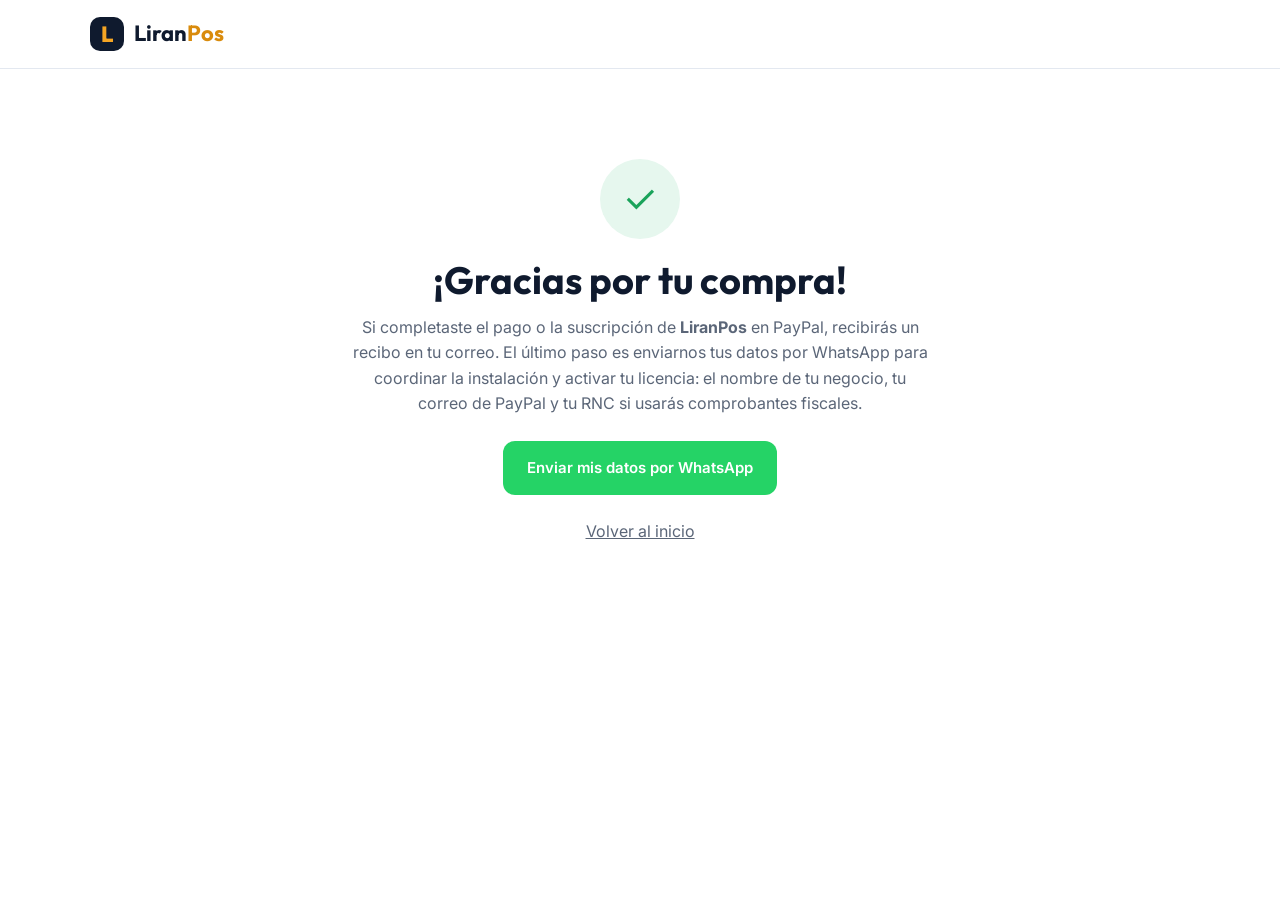
<file: gracias.html>
<!doctype html>
<html lang="es">
<head>
<meta charset="utf-8">
<meta name="viewport" content="width=device-width, initial-scale=1">
<title>¡Gracias por tu compra! | LiranPos</title>
<meta name="robots" content="noindex">
<link href="https://fonts.googleapis.com/css2?family=Outfit:wght@600;800&family=Inter:wght@400;600&display=swap" rel="stylesheet">
<link rel="stylesheet" href="estilos.css">
</head>
<body>
<header class="nav"><div class="wrap nav-in"><a href="index.html" class="logo"><span class="logo-mark">L</span><span>Liran<b>Pos</b></span></a></div></header>

<main class="thanks">
  <div class="ok">✓</div>
  <h1>¡Gracias por tu compra!</h1>
  <p>Si completaste el pago o la suscripción de <b id="prod">tu sistema</b> en PayPal, recibirás un recibo en tu correo. El último paso es enviarnos tus datos por WhatsApp para coordinar la instalación y activar tu licencia: el nombre de tu negocio, tu correo de PayPal y tu RNC si usarás comprobantes fiscales.</p>
  <a class="btn btn-wa" id="wa" href="#" target="_blank" rel="noopener">Enviar mis datos por WhatsApp</a>
  <p id="dl-box" style="margin-top:20px;display:none">Mientras tanto, puedes <a id="dl-link" href="#">descargar el instalador</a>. Te enviaremos tu clave de licencia por WhatsApp.</p>
  <p style="margin-top:24px"><a href="index.html">Volver al inicio</a></p>
</main>

<script src="config.js"></script>
<script>
  const id = new URLSearchParams(location.search).get("p");
  const p = CONFIG.productos.find(x => x.id === id);
  const nombre = p ? p.nombre : "LiranPos";
  document.getElementById("prod").textContent = nombre;
  document.getElementById("wa").href = "https://wa.me/" + CONFIG.whatsapp + "?text=" +
    encodeURIComponent((id && /^(food|lirauto)/.test(id) ? "Hola, me acabo de suscribir a " : "Hola, acabo de pagar ") + nombre + " por PayPal. Mis datos son:\nNegocio: \nCorreo de PayPal: \nRNC (si aplica): ");
  const u = (CONFIG.descargas || {}).liranposUrl;
  const D = CONFIG.descargas || {};
  if (id && id.startsWith("lirauto") && D.lirautoUrl && !/TU_USUARIO|TU_REPOSITORIO/.test(D.lirautoUrl)) {
    document.getElementById("dl-link").href = D.lirautoUrl;
    document.getElementById("dl-box").style.display = "block";
  }
  if (id === "liranpos" && u && !/TU_USUARIO|TU_REPOSITORIO/.test(u)) {
    document.getElementById("dl-link").href = u;
    document.getElementById("dl-box").style.display = "block";
  }
</script>
</body>
</html>
</file>
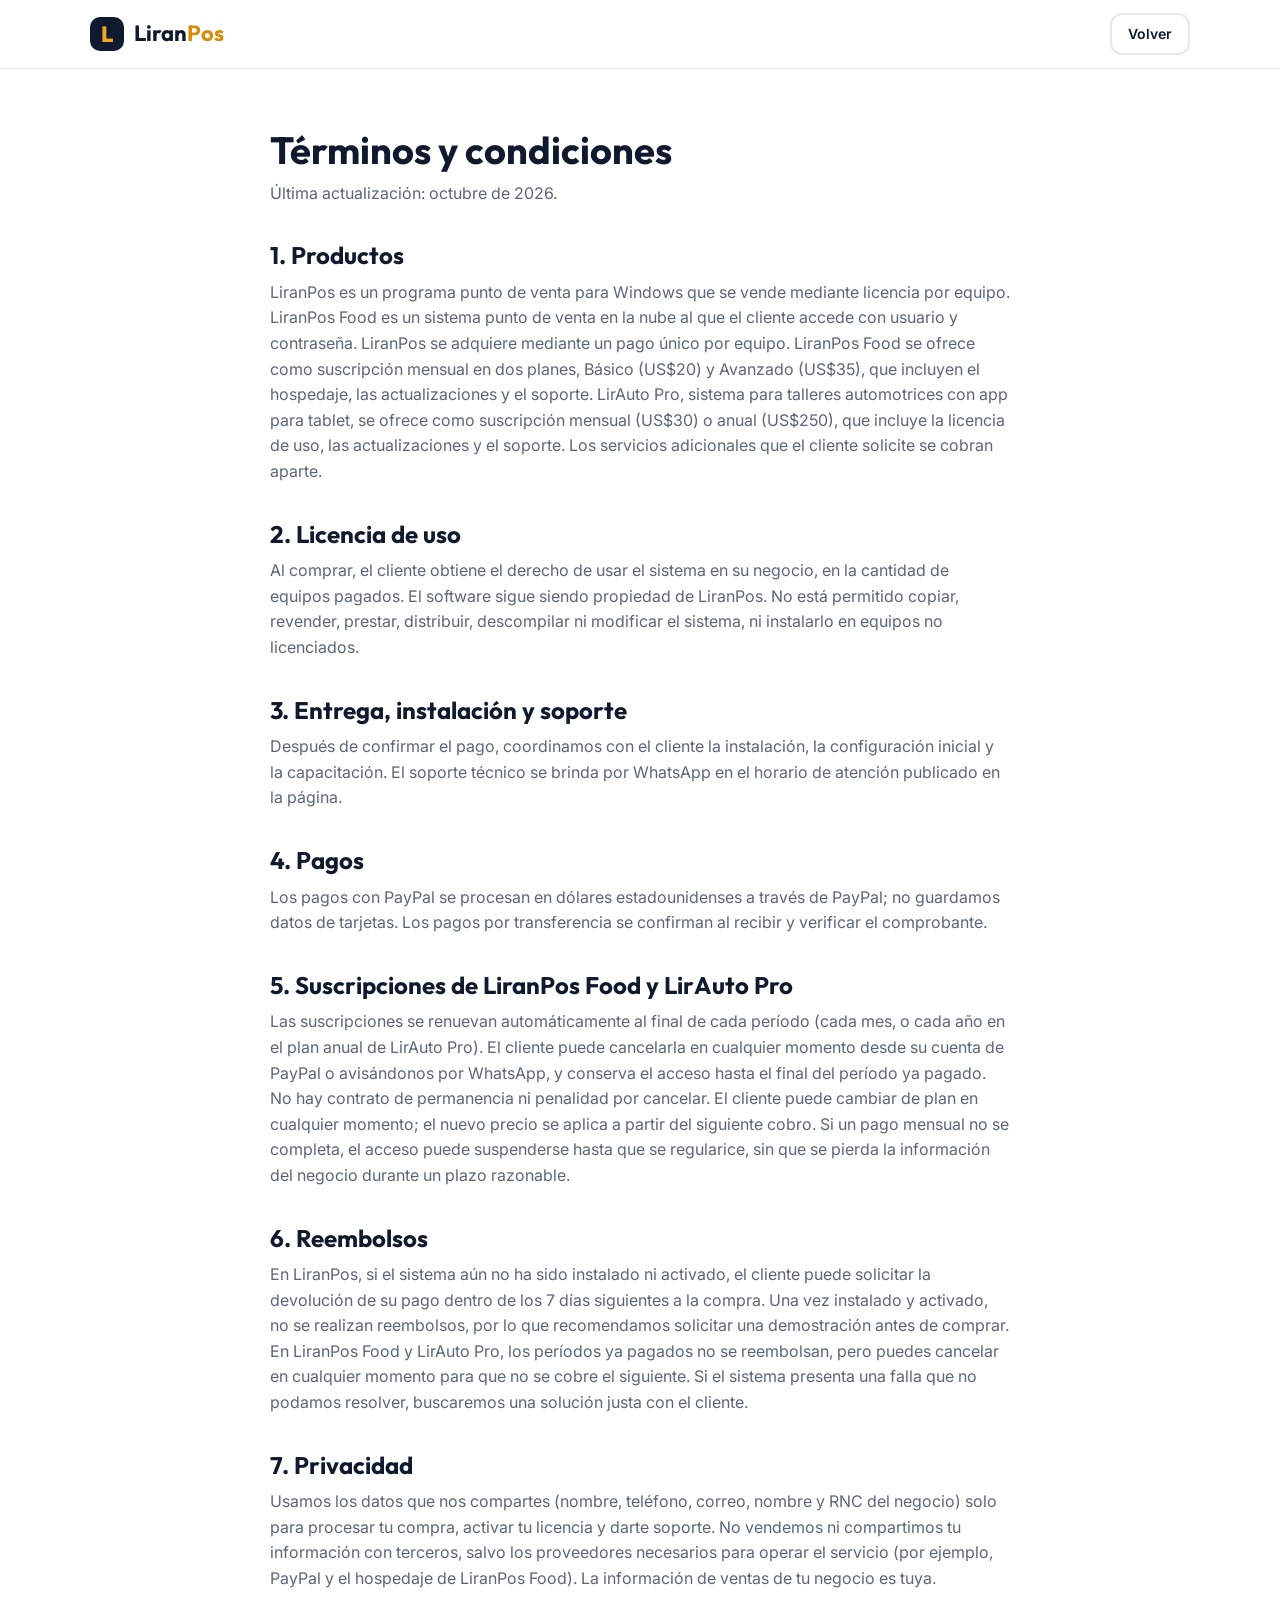
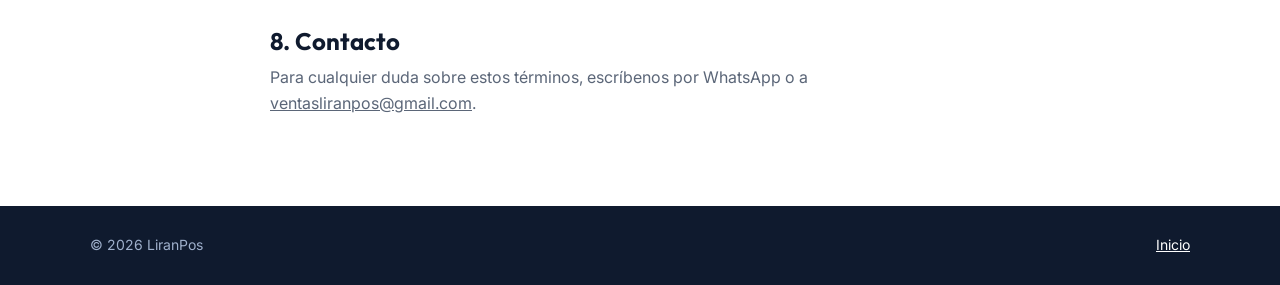
<file: terminos.html>
<!doctype html>
<html lang="es">
<head>
<meta charset="utf-8">
<meta name="viewport" content="width=device-width, initial-scale=1">
<title>Términos y condiciones | LiranPos</title>
<link href="https://fonts.googleapis.com/css2?family=Outfit:wght@600;800&family=Inter:wght@400;600&display=swap" rel="stylesheet">
<link rel="stylesheet" href="estilos.css">
</head>
<body>
<header class="nav"><div class="wrap nav-in"><a href="index.html" class="logo"><span class="logo-mark">L</span><span>Liran<b>Pos</b></span></a><a href="index.html" class="btn btn-sm btn-ghost" style="margin-left:auto">Volver</a></div></header>

<main class="page"><div class="wrap narrow">
  <h1>Términos y condiciones</h1>
  <p>Última actualización: octubre de 2026.</p>

  <h2>1. Productos</h2>
  <p>LiranPos es un programa punto de venta para Windows que se vende mediante licencia por equipo. LiranPos Food es un sistema punto de venta en la nube al que el cliente accede con usuario y contraseña. LiranPos se adquiere mediante un pago único por equipo. LiranPos Food se ofrece como suscripción mensual en dos planes, Básico (US$20) y Avanzado (US$35), que incluyen el hospedaje, las actualizaciones y el soporte. LirAuto Pro, sistema para talleres automotrices con app para tablet, se ofrece como suscripción mensual (US$30) o anual (US$250), que incluye la licencia de uso, las actualizaciones y el soporte. Los servicios adicionales que el cliente solicite se cobran aparte.</p>

  <h2>2. Licencia de uso</h2>
  <p>Al comprar, el cliente obtiene el derecho de usar el sistema en su negocio, en la cantidad de equipos pagados. El software sigue siendo propiedad de LiranPos. No está permitido copiar, revender, prestar, distribuir, descompilar ni modificar el sistema, ni instalarlo en equipos no licenciados.</p>

  <h2>3. Entrega, instalación y soporte</h2>
  <p>Después de confirmar el pago, coordinamos con el cliente la instalación, la configuración inicial y la capacitación. El soporte técnico se brinda por WhatsApp en el horario de atención publicado en la página.</p>

  <h2>4. Pagos</h2>
  <p>Los pagos con PayPal se procesan en dólares estadounidenses a través de PayPal; no guardamos datos de tarjetas. Los pagos por transferencia se confirman al recibir y verificar el comprobante.</p>

  <h2 id="suscripcion">5. Suscripciones de LiranPos Food y LirAuto Pro</h2>
  <p>Las suscripciones se renuevan automáticamente al final de cada período (cada mes, o cada año en el plan anual de LirAuto Pro). El cliente puede cancelarla en cualquier momento desde su cuenta de PayPal o avisándonos por WhatsApp, y conserva el acceso hasta el final del período ya pagado. No hay contrato de permanencia ni penalidad por cancelar. El cliente puede cambiar de plan en cualquier momento; el nuevo precio se aplica a partir del siguiente cobro. Si un pago mensual no se completa, el acceso puede suspenderse hasta que se regularice, sin que se pierda la información del negocio durante un plazo razonable.</p>

  <h2 id="reembolsos">6. Reembolsos</h2>
  <p>En LiranPos, si el sistema aún no ha sido instalado ni activado, el cliente puede solicitar la devolución de su pago dentro de los 7 días siguientes a la compra. Una vez instalado y activado, no se realizan reembolsos, por lo que recomendamos solicitar una demostración antes de comprar. En LiranPos Food y LirAuto Pro, los períodos ya pagados no se reembolsan, pero puedes cancelar en cualquier momento para que no se cobre el siguiente. Si el sistema presenta una falla que no podamos resolver, buscaremos una solución justa con el cliente.</p>

  <h2 id="privacidad">7. Privacidad</h2>
  <p>Usamos los datos que nos compartes (nombre, teléfono, correo, nombre y RNC del negocio) solo para procesar tu compra, activar tu licencia y darte soporte. No vendemos ni compartimos tu información con terceros, salvo los proveedores necesarios para operar el servicio (por ejemplo, PayPal y el hospedaje de LiranPos Food). La información de ventas de tu negocio es tuya.</p>

  <h2>8. Contacto</h2>
  <p>Para cualquier duda sobre estos términos, escríbenos por WhatsApp o a <a class="js-mail" href="#"><span class="js-mail-txt"></span></a>.</p>
</div></main>

<footer class="foot"><div class="wrap foot-in"><p>© 2026 LiranPos</p><p><a href="index.html">Inicio</a></p></div></footer>
<script src="config.js"></script>
<script>
  document.querySelectorAll(".js-mail").forEach(a => a.href = "mailto:" + CONFIG.correo);
  document.querySelectorAll(".js-mail-txt").forEach(s => s.textContent = CONFIG.correo);
</script>
</body>
</html>
</file>
<file: estilos.css>
:root{
  --bg:#ffffff; --bg2:#f5f7fb; --ink:#0f1a2e; --muted:#5b6678; --line:#e3e8f0;
  --navy:#0f1a2e; --navy2:#1b2a47; --amber:#f5a524; --amber-d:#d98b0c;
  --food:#e8572a; --wa:#25d366; --pp:#ffc439; --radius:16px;
  --shadow:0 10px 30px rgba(15,26,46,.08);
}
*{box-sizing:border-box;margin:0;padding:0}
html{scroll-behavior:smooth;scroll-padding-top:80px}
body{font-family:Inter,system-ui,sans-serif;color:var(--ink);background:var(--bg);line-height:1.6;overflow-x:hidden}
h1,h2,h3,h4{font-family:Outfit,Inter,system-ui,sans-serif;line-height:1.15}
a{color:inherit}
.wrap{max-width:1140px;margin:0 auto;padding:0 20px}
.narrow{max-width:780px}
.muted{color:var(--muted)}

/* Botones */
.btn{display:inline-flex;align-items:center;justify-content:center;gap:8px;padding:13px 22px;border-radius:12px;font-weight:600;text-decoration:none;border:2px solid transparent;cursor:pointer;font-size:15px;font-family:inherit;transition:.15s}
.btn-sm{padding:8px 16px;font-size:14px}
.full{width:100%}
.btn-primary{background:var(--amber);color:var(--navy)}
.btn-primary:hover{background:var(--amber-d)}
.btn-ghost{background:transparent;border-color:var(--line);color:var(--ink)}
.btn-ghost:hover{border-color:var(--ink)}
.btn-wa{background:var(--wa);color:#fff}
.btn-wa-outline{background:transparent;border-color:var(--wa);color:#128c4a}
.btn-paypal{background:var(--pp);color:#111}
.btn-paypal:hover{filter:brightness(.95)}

/* Navegación */
.nav{position:sticky;top:0;z-index:50;background:rgba(255,255,255,.92);backdrop-filter:blur(10px);border-bottom:1px solid var(--line)}
.nav-in{display:flex;align-items:center;gap:24px;height:68px}
.logo{display:flex;align-items:center;gap:10px;font-family:Outfit,Inter,system-ui,sans-serif;font-size:22px;font-weight:700;text-decoration:none}
.logo b{color:var(--amber-d)}
.logo-mark{width:34px;height:34px;border-radius:10px;background:var(--navy);color:var(--amber);display:grid;place-items:center;font-weight:800}
.links{display:flex;gap:22px;margin-left:auto}
.links a{text-decoration:none;color:var(--muted);font-weight:500;font-size:15px}
.links a:hover{color:var(--ink)}
.burger{display:none;margin-left:8px;background:none;border:0;font-size:24px;cursor:pointer;color:var(--ink)}

/* Hero */
.hero{background:radial-gradient(1200px 500px at 85% -10%,#2a3d66 0%,transparent 60%),var(--navy);color:#fff;padding:80px 0 90px}
.hero-in{display:grid;grid-template-columns:1.1fr 1fr;gap:56px;align-items:center}
.pill{display:inline-block;background:rgba(245,165,36,.15);color:var(--amber);border:1px solid rgba(245,165,36,.35);padding:6px 14px;border-radius:99px;font-size:13px;font-weight:600}
.hero h1{font-size:clamp(34px,5vw,54px);margin:18px 0 16px;font-weight:800}
.hl{color:var(--amber)}
.lead{font-size:18px;color:#c8d1e1;max-width:560px}
.cta-row{display:flex;gap:12px;flex-wrap:wrap;margin:28px 0 22px}
.hero .btn-ghost{color:#fff;border-color:rgba(255,255,255,.3)}
.hero .btn-ghost:hover{border-color:#fff}
.trust{display:flex;gap:20px;flex-wrap:wrap;list-style:none;color:#c8d1e1;font-size:14px}

/* Maqueta */
.mock{background:#fff;border-radius:18px;box-shadow:0 30px 70px rgba(0,0,0,.4);overflow:hidden;color:var(--ink)}
.mock-bar{background:var(--navy2);display:flex;align-items:center;gap:6px;padding:10px 14px;color:#9fb0cc;font-size:12px}
.mock-bar i{width:10px;height:10px;border-radius:50%;background:#3d4f72}
.mock-bar span{margin-left:8px}
.mock-body{display:grid;grid-template-columns:1.4fr 1fr;gap:14px;padding:16px;background:var(--bg2)}
.mock-grid{display:grid;grid-template-columns:repeat(3,1fr);gap:8px}
.tile{background:#fff;border:1px solid var(--line);border-radius:10px;padding:16px 6px;font-size:12px;text-align:center;font-weight:600}
.tile.hot{background:var(--amber);border-color:var(--amber)}
.mock-ticket{background:#fff;border-radius:12px;padding:12px;font-size:12px;border:1px solid var(--line)}
.mock-ticket p{display:flex;justify-content:space-between;margin-top:6px;color:var(--muted)}
.mock-ticket hr{border:0;border-top:1px dashed var(--line);margin:8px 0}
.mock-ticket .tot{color:var(--ink);font-weight:700}
.mock-pay{margin-top:10px;background:var(--navy);color:#fff;text-align:center;border-radius:8px;padding:8px;font-weight:600}

/* Secciones */
.sec{padding:84px 0}
.sec-alt{background:var(--bg2)}
.sec-title{font-size:clamp(28px,3.5vw,38px);text-align:center;margin-bottom:12px}
.sec-title.left{text-align:left}
.sec-sub{text-align:center;color:var(--muted);max-width:640px;margin:0 auto 44px}

/* Productos */
.prod{border:1px solid var(--line);border-radius:22px;padding:36px;margin-bottom:28px;box-shadow:var(--shadow);border-top:5px solid var(--amber)}
.prod-b{border-top-color:var(--food)}
.prod-head{max-width:760px;margin-bottom:28px}
.prod h3{font-size:32px;margin:10px 0}
.prod-head p{color:var(--muted)}
.tag{font-size:12px;font-weight:700;text-transform:uppercase;letter-spacing:.05em}
.tag-a{color:var(--amber-d)} .tag-b{color:var(--food)}
.chips{display:flex;flex-wrap:wrap;gap:8px;margin-top:16px}
.chips span{background:var(--bg2);border:1px solid var(--line);padding:5px 12px;border-radius:99px;font-size:13px}
.feat{display:grid;grid-template-columns:repeat(3,1fr);gap:22px}
.feat h4{font-size:17px;margin-bottom:6px}
.feat p{color:var(--muted);font-size:15px}

/* Tabla */
.tbl-wrap{overflow-x:auto;border-radius:var(--radius);border:1px solid var(--line);background:#fff;margin-top:32px}
.tbl{width:100%;border-collapse:collapse;min-width:560px}
.tbl th,.tbl td{padding:14px 18px;text-align:left;border-bottom:1px solid var(--line);font-size:15px}
.tbl th{font-family:Outfit,Inter,system-ui,sans-serif;font-size:17px;background:#fff}
.tbl td:first-child{font-weight:600;color:var(--muted);width:30%}
.tbl tr:last-child td{border-bottom:0}

/* Precios */
.prices{display:grid;grid-template-columns:repeat(auto-fit,minmax(260px,1fr));gap:22px;align-items:start}
.price{padding:28px}
.price{position:relative;border:1px solid var(--line);border-radius:22px;padding:32px;box-shadow:var(--shadow);display:flex;flex-direction:column;gap:10px}
.price.featured{border:2px solid var(--food)}
.ribbon{position:absolute;top:-13px;right:24px;background:var(--food);color:#fff;font-size:12px;font-weight:700;padding:4px 12px;border-radius:99px}
.price h3{font-size:26px}
.amount{font-family:Outfit,Inter,system-ui,sans-serif;font-size:46px;font-weight:800;margin-top:6px}
.amount small{font-size:16px;color:var(--muted);font-weight:500}
.rd{color:var(--muted);font-size:14px;margin-top:-6px}
.price ul{list-style:none;margin:10px 0 14px;display:grid;gap:8px}
.price li{padding-left:26px;position:relative;font-size:15px}
.price li::before{content:"✓";position:absolute;left:0;color:#1aa35a;font-weight:700}
.price form{margin:0}
.secure{font-size:12px;color:var(--muted);text-align:center}
.note{text-align:center;color:var(--muted);margin-top:32px}

/* Pasos */
.steps{display:grid;grid-template-columns:repeat(4,1fr);gap:20px;margin-top:40px}
.step{background:#fff;border:1px solid var(--line);border-radius:var(--radius);padding:26px}
.step span{display:grid;place-items:center;width:40px;height:40px;border-radius:12px;background:var(--navy);color:var(--amber);font-family:Outfit,Inter,system-ui,sans-serif;font-weight:800;margin-bottom:14px}
.step h4{margin-bottom:6px}
.step p{color:var(--muted);font-size:15px}

/* Soporte */
.support{display:grid;grid-template-columns:1.2fr 1fr;gap:48px;align-items:center}
.support p{color:var(--muted);margin-top:14px}
.support-box{background:var(--navy);color:#fff;border-radius:22px;padding:12px 28px}
.support-box div{display:flex;justify-content:space-between;gap:12px;padding:16px 0;border-bottom:1px solid rgba(255,255,255,.12)}
.support-box div:last-child{border:0}
.support-box span{color:var(--amber)}

/* Preguntas */
details{background:#fff;border:1px solid var(--line);border-radius:14px;padding:18px 22px;margin-top:12px}
details:first-of-type{margin-top:36px}
summary{font-weight:600;cursor:pointer;list-style:none;display:flex;justify-content:space-between;gap:12px}
summary::after{content:"+";font-size:20px;color:var(--muted)}
details[open] summary::after{content:"−"}
details p{color:var(--muted);margin-top:10px}
details a{color:var(--amber-d)}

/* Contacto */
.contact{display:grid;grid-template-columns:repeat(3,1fr);gap:20px;margin-top:36px}
.c-card{border:1px solid var(--line);border-radius:var(--radius);padding:26px;text-decoration:none;display:flex;flex-direction:column;gap:6px;box-shadow:var(--shadow);word-break:break-word}
.c-card span{color:var(--muted)}
a.c-card:hover{border-color:var(--ink)}

/* Pie */
.foot{background:var(--navy);color:#9fb0cc;padding:28px 0;font-size:14px}
.foot-in{display:flex;justify-content:space-between;gap:12px;flex-wrap:wrap}
.foot a{color:#fff}

/* WhatsApp flotante */
.wa-float{position:fixed;right:20px;bottom:20px;width:58px;height:58px;border-radius:50%;background:var(--wa);display:grid;place-items:center;box-shadow:0 8px 24px rgba(0,0,0,.25);z-index:60}

/* Ventana */
.modal{position:fixed;inset:0;background:rgba(15,26,46,.6);display:none;align-items:center;justify-content:center;padding:16px;z-index:100}
.modal.show{display:flex}
.modal-box{background:#fff;border-radius:20px;padding:30px;max-width:440px;width:100%;position:relative;display:grid;gap:14px}
.modal-x{position:absolute;top:12px;right:16px;background:none;border:0;font-size:28px;cursor:pointer;color:var(--muted)}
.bank{background:var(--bg2);border-radius:12px;padding:6px 16px}
.bank div{display:flex;justify-content:space-between;gap:12px;padding:10px 0;border-bottom:1px solid var(--line);font-size:14px}
.bank div:last-child{border:0}
.bank span{color:var(--muted)}

/* Páginas simples */
.page{padding:60px 0 80px}
.page h1{font-size:38px;margin-bottom:8px}
.page h2{font-size:24px;margin:36px 0 10px}
.page p,.page li{color:var(--muted);margin-bottom:10px}
.page ul{padding-left:20px}
.thanks{text-align:center;max-width:620px;margin:0 auto;padding:90px 20px}
.thanks .ok{width:80px;height:80px;border-radius:50%;background:#e6f7ee;color:#1aa35a;font-size:40px;display:grid;place-items:center;margin:0 auto 20px}
.thanks h1{font-size:38px;margin-bottom:12px}
.thanks p{color:var(--muted);margin-bottom:24px}

/* Responsivo */
@media (max-width:960px){
  .hero-in,.support{grid-template-columns:1fr}
  .feat{grid-template-columns:repeat(2,1fr)}
  .steps{grid-template-columns:repeat(2,1fr)}
  .prices{grid-template-columns:1fr}
}
@media (max-width:760px){
  .links{display:none;position:absolute;top:68px;left:0;right:0;background:#fff;flex-direction:column;padding:16px 20px;gap:14px;border-bottom:1px solid var(--line)}
  .links.open{display:flex}
  .burger{display:block}
  .nav .btn-wa{margin-left:auto}
  .hero{padding:56px 0 64px}
  .sec{padding:60px 0}
  .prod{padding:24px}
  .feat,.steps,.contact{grid-template-columns:1fr}
  .mock-body{grid-template-columns:1fr}
}

/* Capturas */
.tabs{display:flex;justify-content:center;gap:8px;margin-bottom:28px;flex-wrap:wrap}
.tabs button{border:2px solid var(--line);background:#fff;padding:9px 20px;border-radius:99px;font:600 15px Inter,system-ui,sans-serif;cursor:pointer;color:var(--muted)}
.tabs button.on{background:var(--navy);border-color:var(--navy);color:#fff}
.gallery{display:grid;grid-template-columns:repeat(auto-fill,minmax(250px,1fr));gap:22px}
.gallery figure{margin:0}
.shot{aspect-ratio:16/10;border-radius:14px;overflow:hidden;border:1px solid var(--line);background:#fff;box-shadow:var(--shadow)}
.shot img{width:100%;height:100%;object-fit:cover;object-position:top;cursor:zoom-in;display:block;transition:transform .25s}
.shot img:hover{transform:scale(1.03)}
.shot-empty{height:100%;display:flex;flex-direction:column;align-items:center;justify-content:center;gap:6px;text-align:center;color:var(--muted);font-size:13px;border:2px dashed var(--line);border-radius:14px;padding:12px}
.shot-empty b{color:var(--ink);font-size:15px}
.gallery figcaption{margin-top:10px;font-weight:600;text-align:center}
.lightbox{position:fixed;inset:0;background:rgba(10,16,30,.92);display:none;flex-direction:column;align-items:center;justify-content:center;padding:20px;z-index:120;cursor:zoom-out}
.lightbox.show{display:flex}
.lightbox img{max-width:100%;max-height:85vh;border-radius:10px}
.lightbox p{color:#fff;margin-top:12px;font-weight:600}

/* Formulario */
.contact-grid{display:grid;grid-template-columns:1.4fr 1fr;gap:28px;align-items:start}
.contact-grid .contact{grid-template-columns:1fr;margin-top:0}
.cform{border:1px solid var(--line);border-radius:22px;padding:28px;box-shadow:var(--shadow);display:grid;gap:14px}
.cform label{display:grid;gap:6px;font-weight:600;font-size:14px}
.cform input,.cform select,.cform textarea{font:400 15px Inter,system-ui,sans-serif;padding:12px 14px;border:1px solid var(--line);border-radius:10px;background:#fff;color:var(--ink);width:100%}
.cform input:focus,.cform select:focus,.cform textarea:focus{outline:2px solid var(--amber);border-color:var(--amber)}
.row2{display:grid;grid-template-columns:1fr 1fr;gap:14px}
.ok-msg{display:none;background:#e6f7ee;color:#137a43;padding:12px 16px;border-radius:10px;font-weight:600}
.ok-msg.show{display:block}
@media (max-width:860px){.contact-grid,.row2{grid-template-columns:1fr}}

/* Descargas */
.dl-grid{display:grid;grid-template-columns:repeat(2,minmax(0,1fr));gap:28px}
.dl-card{background:#fff;border:1px solid var(--line);border-top:5px solid var(--amber);border-radius:22px;padding:30px;box-shadow:var(--shadow);display:flex;flex-direction:column;gap:12px}
.dl-food{border-top-color:var(--food)}
.dl-card h3{font-size:28px}
.dl-meta{color:var(--muted);margin-top:-6px}
.btn-food{background:var(--food);color:#fff}
.btn-food:hover{filter:brightness(.95)}
.dl-steps{padding-left:20px;color:var(--muted);font-size:15px;display:grid;gap:6px;margin-top:4px}
.dl-steps a{color:var(--amber-d)}
.dl-warn{font-size:13px;color:var(--muted);background:var(--bg2);border-radius:10px;padding:10px 14px}
@media (max-width:860px){.dl-grid{grid-template-columns:1fr}}

/* Cantidad y PayPal */
.qty{display:flex;align-items:center;justify-content:space-between;gap:12px;font-weight:600;font-size:15px}
.qty span{display:flex;border:1px solid var(--line);border-radius:10px;overflow:hidden}
.qty button{width:38px;border:0;background:var(--bg2);font-size:18px;cursor:pointer;color:var(--ink)}
.qty input{width:52px;border:0;text-align:center;font:600 16px Inter,system-ui,sans-serif;padding:8px 0;-moz-appearance:textfield}
.qty input::-webkit-inner-spin-button{-webkit-appearance:none}
.total{font-family:Outfit,Inter,system-ui,sans-serif;font-weight:700;font-size:18px;text-align:right}
.pp-box{min-height:45px}

.pro{display:inline-block;font-size:11px;font-weight:700;color:var(--food);background:#fdeee8;border-radius:99px;padding:2px 8px;vertical-align:middle;margin-left:4px}

/* LirAuto Pro */
:root{--auto:#2563eb}
.prod-c{border-top-color:var(--auto)}
.tag-c{color:var(--auto)}
.dl-auto{border-top-color:var(--auto)}
.btn-auto{background:var(--auto);color:#fff}
.btn-auto:hover{filter:brightness(.95)}
.dl-grid{grid-template-columns:repeat(auto-fit,minmax(280px,1fr))}

/* Precios agrupados por producto */
.prices{display:block}
.price-group{margin-top:36px}
.price-group:first-child{margin-top:0}
.price-group-title{font-size:22px;margin-bottom:16px;padding-left:4px}
.price-row{display:grid;grid-template-columns:repeat(auto-fill,minmax(280px,1fr));gap:22px;align-items:start}
.price.featured.auto{border-color:var(--auto)}
.price.auto .ribbon{background:var(--auto)}
</file>
